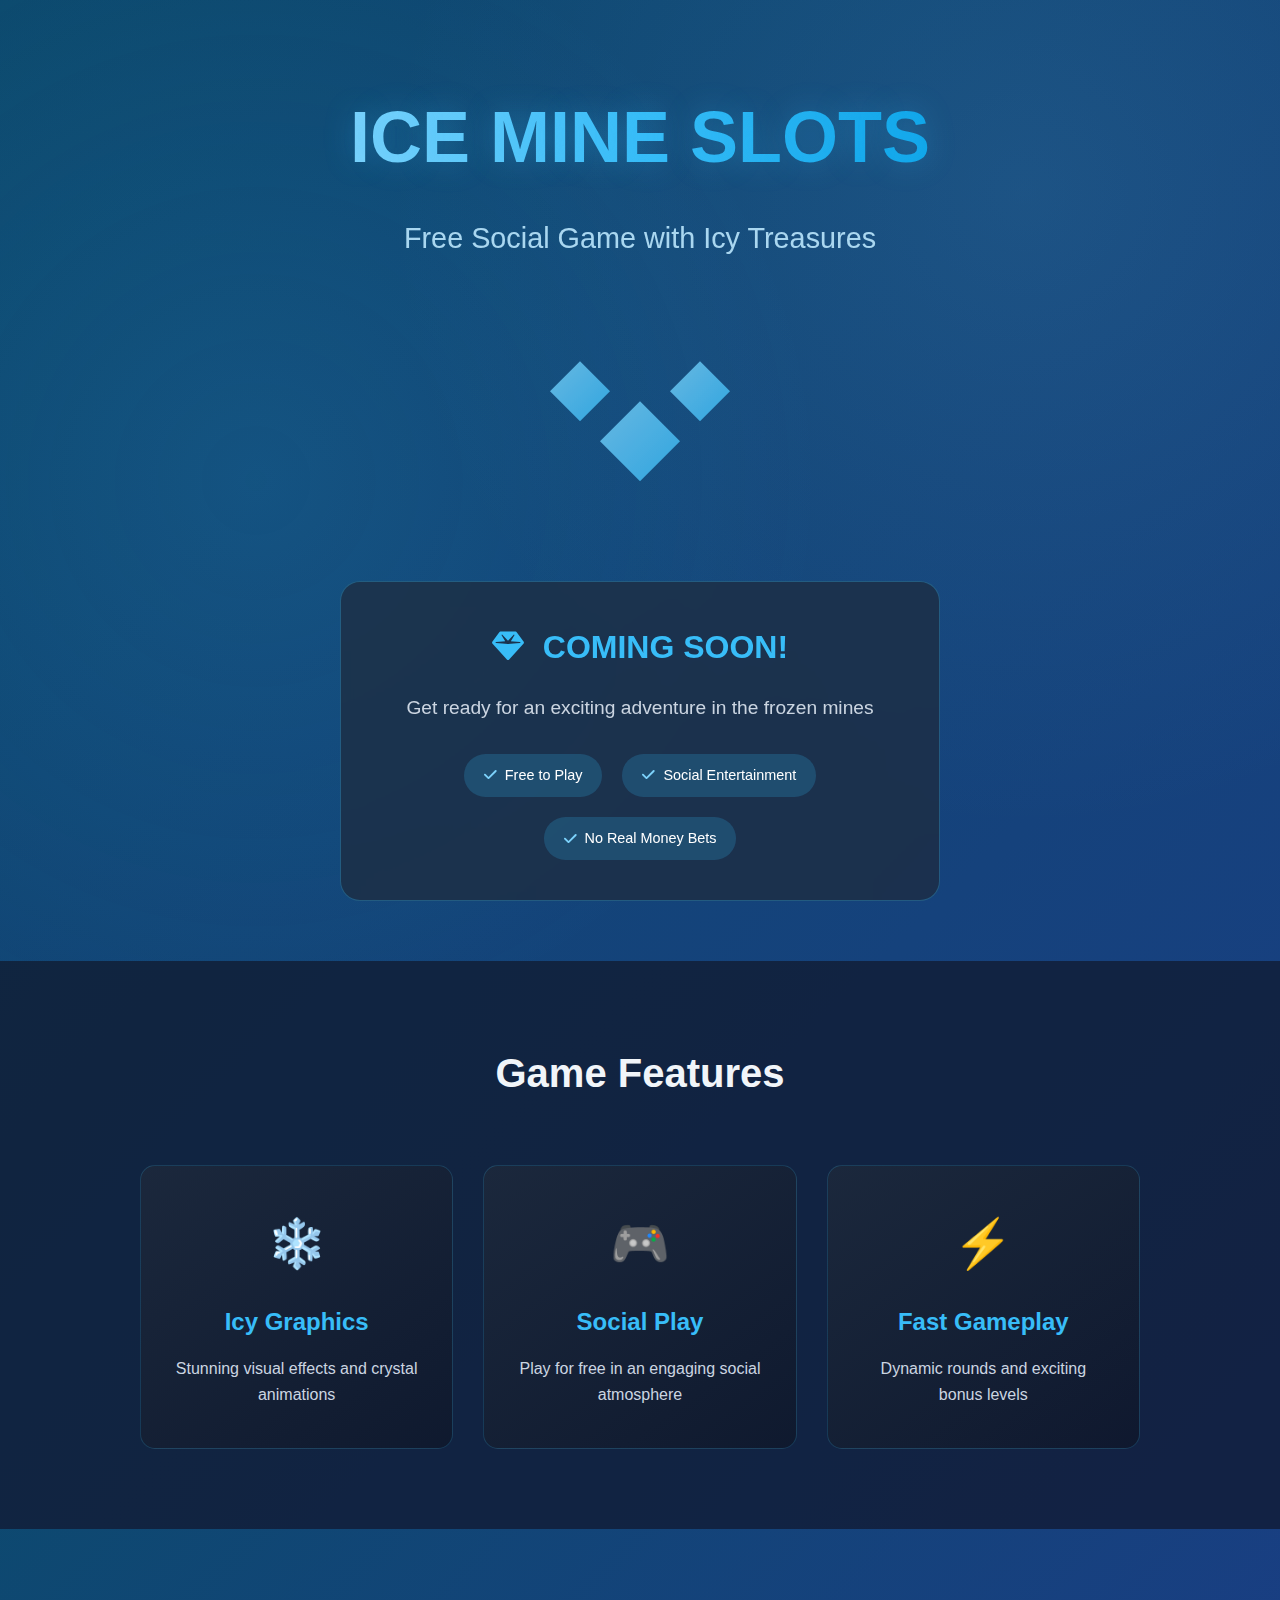
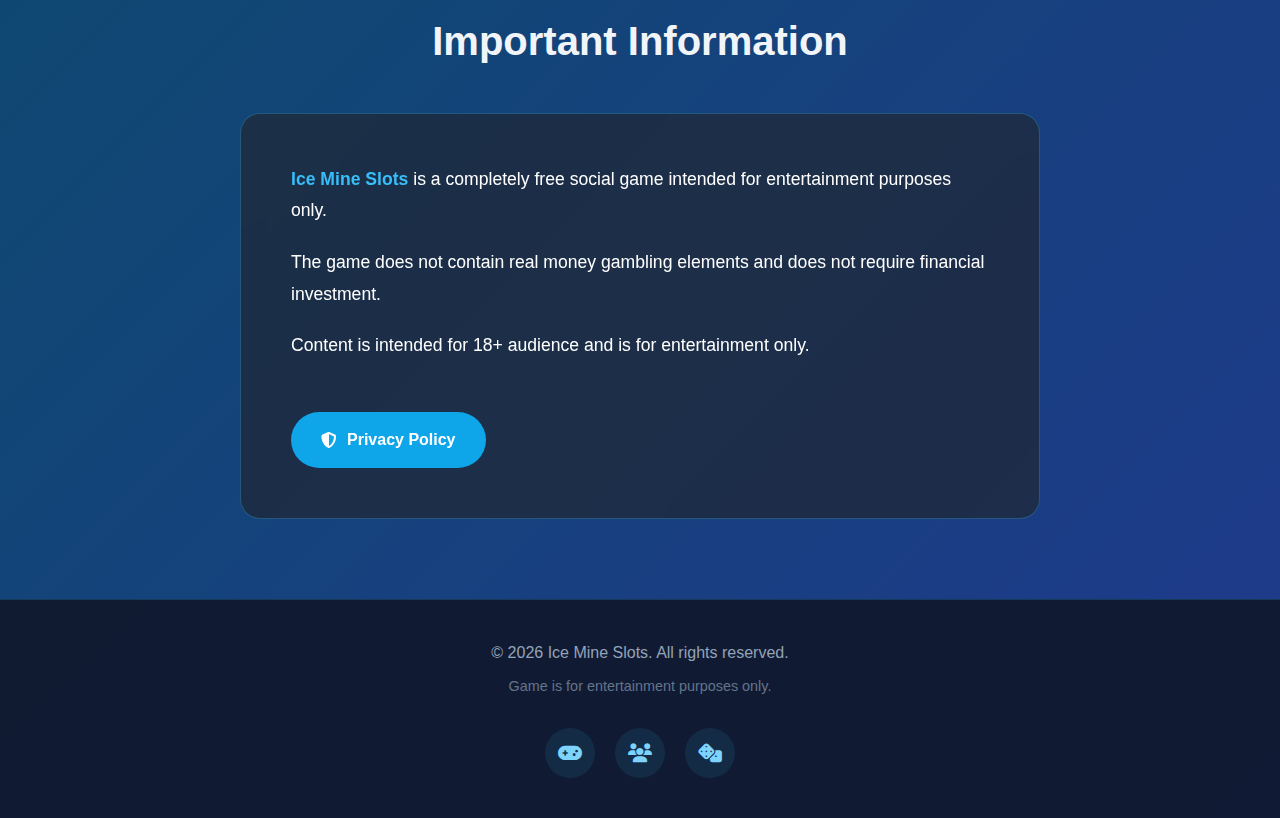
<file: index.html>
<!DOCTYPE html>
<html lang="en">
<head>
    <meta charset="UTF-8">
    <meta name="viewport" content="width=device-width, initial-scale=1.0">
    <title>Ice Mine Slots | Free Social Game</title>
    <link rel="stylesheet" href="style.css">
    <link rel="stylesheet" href="https://cdnjs.cloudflare.com/ajax/libs/font-awesome/6.4.0/css/all.min.css">
    <link rel="icon" type="image/x-icon" href="favicon.ico">
    <meta name="description" content="Ice Mine Slots - Free social slot game for entertainment. Play for fun!">
</head>
<body>
    <!-- Hero Section -->
    <header class="hero">
        <div class="container">
            <h1 class="title">
                <span class="gradient-text">ICE MINE SLOTS</span>
            </h1>
            <p class="subtitle">Free Social Game with Icy Treasures</p>
            
            <div class="crystal-animation">
                <div class="crystal crystal-1"></div>
                <div class="crystal crystal-2"></div>
                <div class="crystal crystal-3"></div>
            </div>
            
            <div class="cta">
                <div class="coming-soon">
                    <h2><i class="fas fa-gem"></i> COMING SOON!</h2>
                    <p>Get ready for an exciting adventure in the frozen mines</p>
                    <div class="features">
                        <span><i class="fas fa-check"></i> Free to Play</span>
                        <span><i class="fas fa-check"></i> Social Entertainment</span>
                        <span><i class="fas fa-check"></i> No Real Money Bets</span>
                    </div>
                </div>
            </div>
        </div>
    </header>

    <!-- Features Section -->
    <section class="features-section">
        <div class="container">
            <h2>Game Features</h2>
            <div class="features-grid">
                <div class="feature-card">
                    <div class="feature-icon">❄️</div>
                    <h3>Icy Graphics</h3>
                    <p>Stunning visual effects and crystal animations</p>
                </div>
                
                <div class="feature-card">
                    <div class="feature-icon">🎮</div>
                    <h3>Social Play</h3>
                    <p>Play for free in an engaging social atmosphere</p>
                </div>
                
                <div class="feature-card">
                    <div class="feature-icon">⚡</div>
                    <h3>Fast Gameplay</h3>
                    <p>Dynamic rounds and exciting bonus levels</p>
                </div>
            </div>
        </div>
    </section>

    <!-- Info Section -->
    <section class="info-section">
        <div class="container">
            <h2>Important Information</h2>
            <div class="info-box">
                <p><strong>Ice Mine Slots</strong> is a completely free social game intended for entertainment purposes only.</p>
                <p>The game does not contain real money gambling elements and does not require financial investment.</p>
                <p>Content is intended for 18+ audience and is for entertainment only.</p>
                
                <a href="privacy-policy.html" class="privacy-link">
                    <i class="fas fa-shield-alt"></i> Privacy Policy
                </a>
            </div>
        </div>
    </section>

    <!-- Footer -->
    <footer>
        <div class="container">
            <p>© <span id="current-year"></span> Ice Mine Slots. All rights reserved.</p>
            <p class="small">Game is for entertainment purposes only.</p>
            <div class="social-icons">
                <span class="icon-placeholder"><i class="fas fa-gamepad"></i></span>
                <span class="icon-placeholder"><i class="fas fa-users"></i></span>
                <span class="icon-placeholder"><i class="fas fa-dice"></i></span>
            </div>
        </div>
    </footer>

    <!-- Simple Script -->
    <script>
        // Set current year
        document.getElementById('current-year').textContent = new Date().getFullYear();
        
        // Crystal animations
        document.addEventListener('DOMContentLoaded', function() {
            const crystals = document.querySelectorAll('.crystal');
            crystals.forEach((crystal, index) => {
                crystal.style.animationDelay = (index * 0.3) + 's';
            });
        });
    </script>
</body>
</html>
</file>
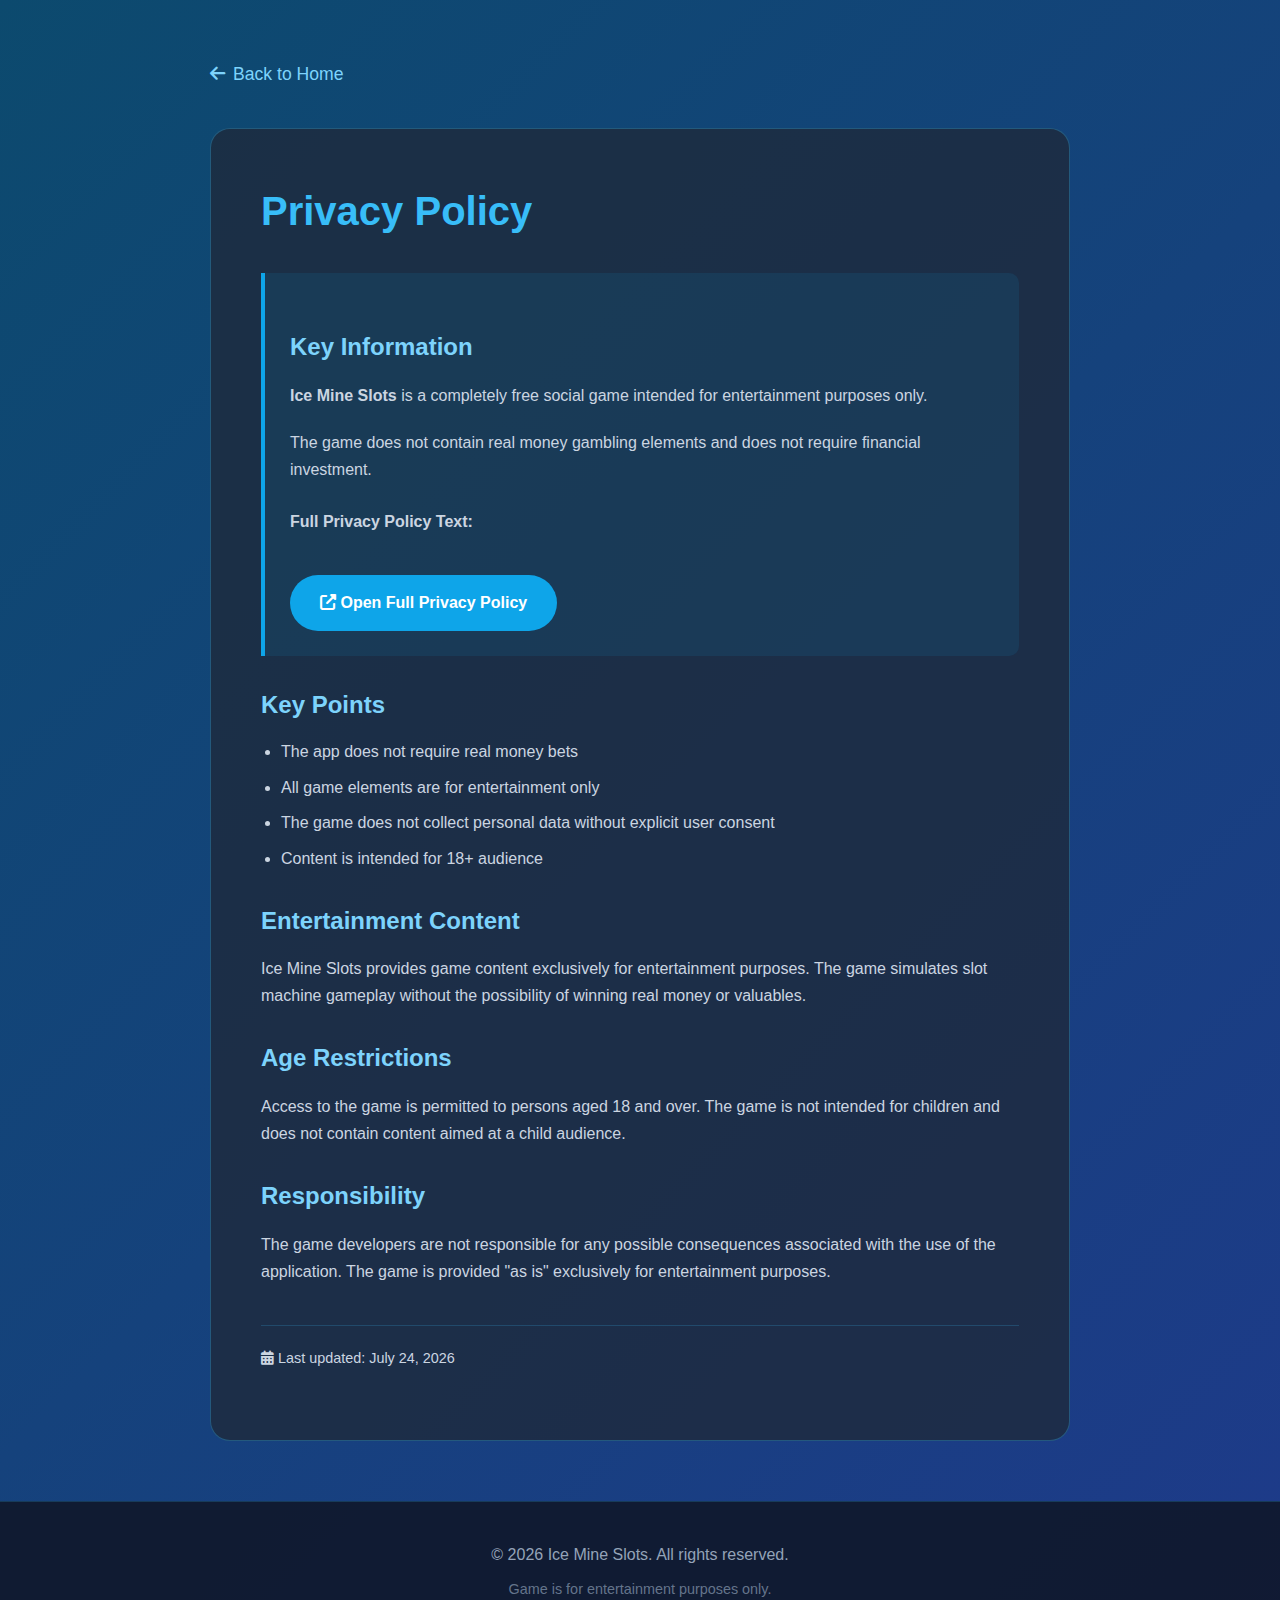
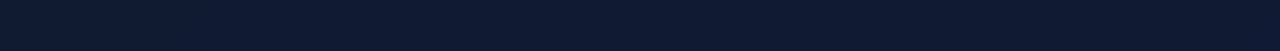
<file: privacy-policy.html>
<!DOCTYPE html>
<html lang="en">
<head>
    <meta charset="UTF-8">
    <meta name="viewport" content="width=device-width, initial-scale=1.0">
    <title>Privacy Policy | Ice Mine Slots</title>
    <link rel="stylesheet" href="style.css">
    <link rel="stylesheet" href="https://cdnjs.cloudflare.com/ajax/libs/font-awesome/6.4.0/css/all.min.css">
    <style>
        .privacy-page {
            padding: 60px 20px;
            max-width: 900px;
            margin: 0 auto;
        }
        
        .back-button {
            display: inline-flex;
            align-items: center;
            gap: 8px;
            color: #7dd3fc;
            text-decoration: none;
            margin-bottom: 40px;
            font-size: 1.1rem;
        }
        
        .back-button:hover {
            color: #38bdf8;
        }
        
        .privacy-content {
            background: rgba(30, 41, 59, 0.8);
            border-radius: 20px;
            padding: 50px;
            border: 1px solid rgba(56, 189, 248, 0.3);
        }
        
        .privacy-content h1 {
            color: #38bdf8;
            margin-bottom: 30px;
            font-size: 2.5rem;
        }
        
        .privacy-content h2 {
            color: #7dd3fc;
            margin: 30px 0 15px;
            font-size: 1.5rem;
        }
        
        .privacy-content p {
            margin-bottom: 20px;
            line-height: 1.7;
            color: #cbd5e1;
        }
        
        .privacy-content ul {
            margin-bottom: 20px;
            padding-left: 20px;
        }
        
        .privacy-content li {
            margin-bottom: 10px;
            color: #cbd5e1;
        }
        
        .highlight-box {
            background: rgba(14, 165, 233, 0.1);
            border-left: 4px solid #0ea5e9;
            padding: 25px;
            margin: 30px 0;
            border-radius: 0 10px 10px 0;
        }
        
        .policy-link {
            display: inline-block;
            background: #0ea5e9;
            color: white;
            padding: 15px 30px;
            border-radius: 50px;
            text-decoration: none;
            font-weight: 600;
            margin-top: 20px;
            transition: all 0.3s ease;
        }
        
        .policy-link:hover {
            background: #38bdf8;
            transform: translateY(-3px);
            box-shadow: 0 10px 20px rgba(14, 165, 233, 0.3);
        }
        
        .update-date {
            margin-top: 40px;
            padding-top: 20px;
            border-top: 1px solid rgba(56, 189, 248, 0.2);
            color: #94a3b8;
            font-size: 0.9rem;
        }
        
        @media (max-width: 768px) {
            .privacy-page {
                padding: 40px 15px;
            }
            
            .privacy-content {
                padding: 30px 20px;
            }
            
            .privacy-content h1 {
                font-size: 2rem;
            }
        }
    </style>
</head>
<body>
    <div class="privacy-page">
        <a href="index.html" class="back-button">
            <i class="fas fa-arrow-left"></i> Back to Home
        </a>
        
        <div class="privacy-content">
            <h1>Privacy Policy</h1>
            
            <div class="highlight-box">
                <h2>Key Information</h2>
                <p><strong>Ice Mine Slots</strong> is a completely free social game intended for entertainment purposes only.</p>
                <p>The game does not contain real money gambling elements and does not require financial investment.</p>
                
                <div style="margin-top: 25px;">
                    <p><strong>Full Privacy Policy Text:</strong></p>
                    <a href="https://www.freeprivacypolicy.com/live/ba49458d-ab4f-42ae-b543-f1bd1cd8da4f" 
                       target="_blank" 
                       rel="noopener noreferrer" 
                       class="policy-link">
                        <i class="fas fa-external-link-alt"></i> Open Full Privacy Policy
                    </a>
                </div>
            </div>
            
            <h2>Key Points</h2>
            <ul>
                <li>The app does not require real money bets</li>
                <li>All game elements are for entertainment only</li>
                <li>The game does not collect personal data without explicit user consent</li>
                <li>Content is intended for 18+ audience</li>
            </ul>
            
            <h2>Entertainment Content</h2>
            <p>Ice Mine Slots provides game content exclusively for entertainment purposes. The game simulates slot machine gameplay without the possibility of winning real money or valuables.</p>
            
            <h2>Age Restrictions</h2>
            <p>Access to the game is permitted to persons aged 18 and over. The game is not intended for children and does not contain content aimed at a child audience.</p>
            
            <h2>Responsibility</h2>
            <p>The game developers are not responsible for any possible consequences associated with the use of the application. The game is provided "as is" exclusively for entertainment purposes.</p>
            
            <div class="update-date">
                <p><i class="fas fa-calendar-alt"></i> Last updated: <span id="current-date"></span></p>
            </div>
        </div>
    </div>
    
    <footer>
        <div class="container">
            <p>© <span id="current-year"></span> Ice Mine Slots. All rights reserved.</p>
            <p class="small">Game is for entertainment purposes only.</p>
        </div>
    </footer>
    
    <script>
        // Set current year
        document.getElementById('current-year').textContent = new Date().getFullYear();
        
        // Set current date
        const options = { year: 'numeric', month: 'long', day: 'numeric' };
        document.getElementById('current-date').textContent = new Date().toLocaleDateString('en-US', options);
    </script>
</body>
</html>
</file>
<file: style.css>
/* Reset and Base Styles */
* {
    margin: 0;
    padding: 0;
    box-sizing: border-box;
}

body {
    font-family: 'Segoe UI', Tahoma, Geneva, Verdana, sans-serif;
    background: linear-gradient(135deg, #0c4a6e 0%, #1e3a8a 100%);
    color: white;
    min-height: 100vh;
    line-height: 1.6;
    overflow-x: hidden;
}

.container {
    max-width: 1200px;
    margin: 0 auto;
    padding: 0 20px;
}

/* Hero Section */
.hero {
    text-align: center;
    padding: 80px 20px 60px;
    position: relative;
    overflow: hidden;
}

.hero::before {
    content: '';
    position: absolute;
    top: 0;
    left: 0;
    right: 0;
    bottom: 0;
    background: radial-gradient(circle at 20% 50%, rgba(56, 189, 248, 0.1) 0%, transparent 50%),
                radial-gradient(circle at 80% 20%, rgba(125, 211, 252, 0.1) 0%, transparent 50%);
    z-index: -1;
}

.title {
    font-size: clamp(2.5rem, 8vw, 4.5rem);
    margin-bottom: 20px;
    font-weight: 900;
}

.gradient-text {
    background: linear-gradient(90deg, #7dd3fc, #38bdf8, #0ea5e9);
    -webkit-background-clip: text;
    -webkit-text-fill-color: transparent;
    background-clip: text;
    text-shadow: 0 0 30px rgba(56, 189, 248, 0.3);
}

.subtitle {
    font-size: clamp(1.2rem, 4vw, 1.8rem);
    color: #bae6fd;
    margin-bottom: 60px;
    opacity: 0.9;
}

/* Crystal Animation */
.crystal-animation {
    position: relative;
    height: 200px;
    margin: 40px auto;
    width: 300px;
}

.crystal {
    position: absolute;
    width: 60px;
    height: 60px;
    background: linear-gradient(135deg, #7dd3fc, #38bdf8);
    clip-path: polygon(50% 0%, 100% 50%, 50% 100%, 0% 50%);
    animation: float 3s ease-in-out infinite;
    opacity: 0.8;
    box-shadow: 0 0 20px rgba(56, 189, 248, 0.5);
}

.crystal-1 {
    left: 20%;
    top: 20%;
    animation-delay: 0s;
}

.crystal-2 {
    left: 50%;
    top: 40%;
    transform: translateX(-50%);
    animation-delay: 0.3s;
    width: 80px;
    height: 80px;
}

.crystal-3 {
    right: 20%;
    top: 20%;
    animation-delay: 0.6s;
}

@keyframes float {
    0%, 100% {
        transform: translateY(0) rotate(0deg);
    }
    50% {
        transform: translateY(-20px) rotate(10deg);
    }
}

/* CTA Section */
.cta {
    margin-top: 60px;
}

.coming-soon {
    background: rgba(30, 41, 59, 0.7);
    backdrop-filter: blur(10px);
    border: 1px solid rgba(56, 189, 248, 0.3);
    border-radius: 20px;
    padding: 40px;
    max-width: 600px;
    margin: 0 auto;
}

.coming-soon h2 {
    font-size: 2rem;
    margin-bottom: 20px;
    color: #38bdf8;
}

.coming-soon h2 i {
    margin-right: 10px;
}

.coming-soon p {
    font-size: 1.2rem;
    margin-bottom: 30px;
    color: #cbd5e1;
}

.features {
    display: flex;
    flex-wrap: wrap;
    justify-content: center;
    gap: 20px;
    margin-top: 20px;
}

.features span {
    background: rgba(56, 189, 248, 0.2);
    padding: 10px 20px;
    border-radius: 50px;
    display: inline-flex;
    align-items: center;
    gap: 8px;
    font-size: 0.9rem;
}

.features i {
    color: #7dd3fc;
}

/* Features Section */
.features-section {
    padding: 80px 20px;
    background: rgba(15, 23, 42, 0.7);
}

.features-section h2 {
    text-align: center;
    font-size: 2.5rem;
    margin-bottom: 60px;
    color: #f1f5f9;
}

.features-grid {
    display: grid;
    grid-template-columns: repeat(auto-fit, minmax(280px, 1fr));
    gap: 30px;
    max-width: 1000px;
    margin: 0 auto;
}

.feature-card {
    background: linear-gradient(145deg, rgba(30, 41, 59, 0.8), rgba(15, 23, 42, 0.8));
    border: 1px solid rgba(56, 189, 248, 0.2);
    border-radius: 15px;
    padding: 40px 30px;
    text-align: center;
    transition: all 0.3s ease;
}

.feature-card:hover {
    transform: translateY(-10px);
    border-color: rgba(56, 189, 248, 0.5);
    box-shadow: 0 10px 30px rgba(56, 189, 248, 0.2);
}

.feature-icon {
    font-size: 3rem;
    margin-bottom: 20px;
}

.feature-card h3 {
    font-size: 1.5rem;
    margin-bottom: 15px;
    color: #38bdf8;
}

.feature-card p {
    color: #cbd5e1;
    font-size: 1rem;
}

/* Info Section */
.info-section {
    padding: 80px 20px;
    background: linear-gradient(135deg, rgba(12, 74, 110, 0.8), rgba(30, 58, 138, 0.8));
}

.info-section h2 {
    text-align: center;
    font-size: 2.5rem;
    margin-bottom: 40px;
    color: #f1f5f9;
}

.info-box {
    background: rgba(30, 41, 59, 0.8);
    backdrop-filter: blur(10px);
    border-radius: 20px;
    padding: 50px;
    max-width: 800px;
    margin: 0 auto;
    border: 1px solid rgba(56, 189, 248, 0.3);
}

.info-box p {
    font-size: 1.1rem;
    margin-bottom: 20px;
    line-height: 1.8;
}

.info-box p strong {
    color: #38bdf8;
}

.privacy-link {
    display: inline-flex;
    align-items: center;
    gap: 10px;
    background: #0ea5e9;
    color: white;
    padding: 15px 30px;
    border-radius: 50px;
    text-decoration: none;
    font-weight: 600;
    margin-top: 30px;
    transition: all 0.3s ease;
}

.privacy-link:hover {
    background: #38bdf8;
    transform: translateY(-3px);
    box-shadow: 0 10px 20px rgba(14, 165, 233, 0.3);
}

/* Footer */
footer {
    padding: 40px 20px;
    background: rgba(15, 23, 42, 0.9);
    text-align: center;
    border-top: 1px solid rgba(56, 189, 248, 0.2);
}

footer p {
    margin-bottom: 10px;
    color: #94a3b8;
}

footer .small {
    font-size: 0.9rem;
    color: #64748b;
}

.social-icons {
    display: flex;
    justify-content: center;
    gap: 20px;
    margin-top: 30px;
}

.icon-placeholder {
    width: 50px;
    height: 50px;
    background: rgba(56, 189, 248, 0.1);
    border-radius: 50%;
    display: flex;
    align-items: center;
    justify-content: center;
    font-size: 1.2rem;
    color: #7dd3fc;
    transition: all 0.3s ease;
}

.icon-placeholder:hover {
    background: rgba(56, 189, 248, 0.2);
    transform: scale(1.1);
}

/* Responsive Design */
@media (max-width: 768px) {
    .hero {
        padding: 60px 20px 40px;
    }
    
    .crystal-animation {
        height: 150px;
        width: 250px;
    }
    
    .crystal {
        width: 50px;
        height: 50px;
    }
    
    .crystal-2 {
        width: 60px;
        height: 60px;
    }
    
    .coming-soon {
        padding: 30px 20px;
    }
    
    .coming-soon h2 {
        font-size: 1.5rem;
    }
    
    .features {
        flex-direction: column;
        align-items: center;
    }
    
    .features span {
        width: 100%;
        justify-content: center;
    }
    
    .features-grid {
        grid-template-columns: 1fr;
    }
    
    .feature-card {
        padding: 30px 20px;
    }
    
    .info-box {
        padding: 30px 20px;
    }
}

/* Scrollbar */
::-webkit-scrollbar {
    width: 10px;
}

::-webkit-scrollbar-track {
    background: #0f172a;
}

::-webkit-scrollbar-thumb {
    background: linear-gradient(to bottom, #7dd3fc, #0ea5e9);
    border-radius: 5px;
}

::-webkit-scrollbar-thumb:hover {
    background: linear-gradient(to bottom, #38bdf8, #0284c7);
}
</file>
